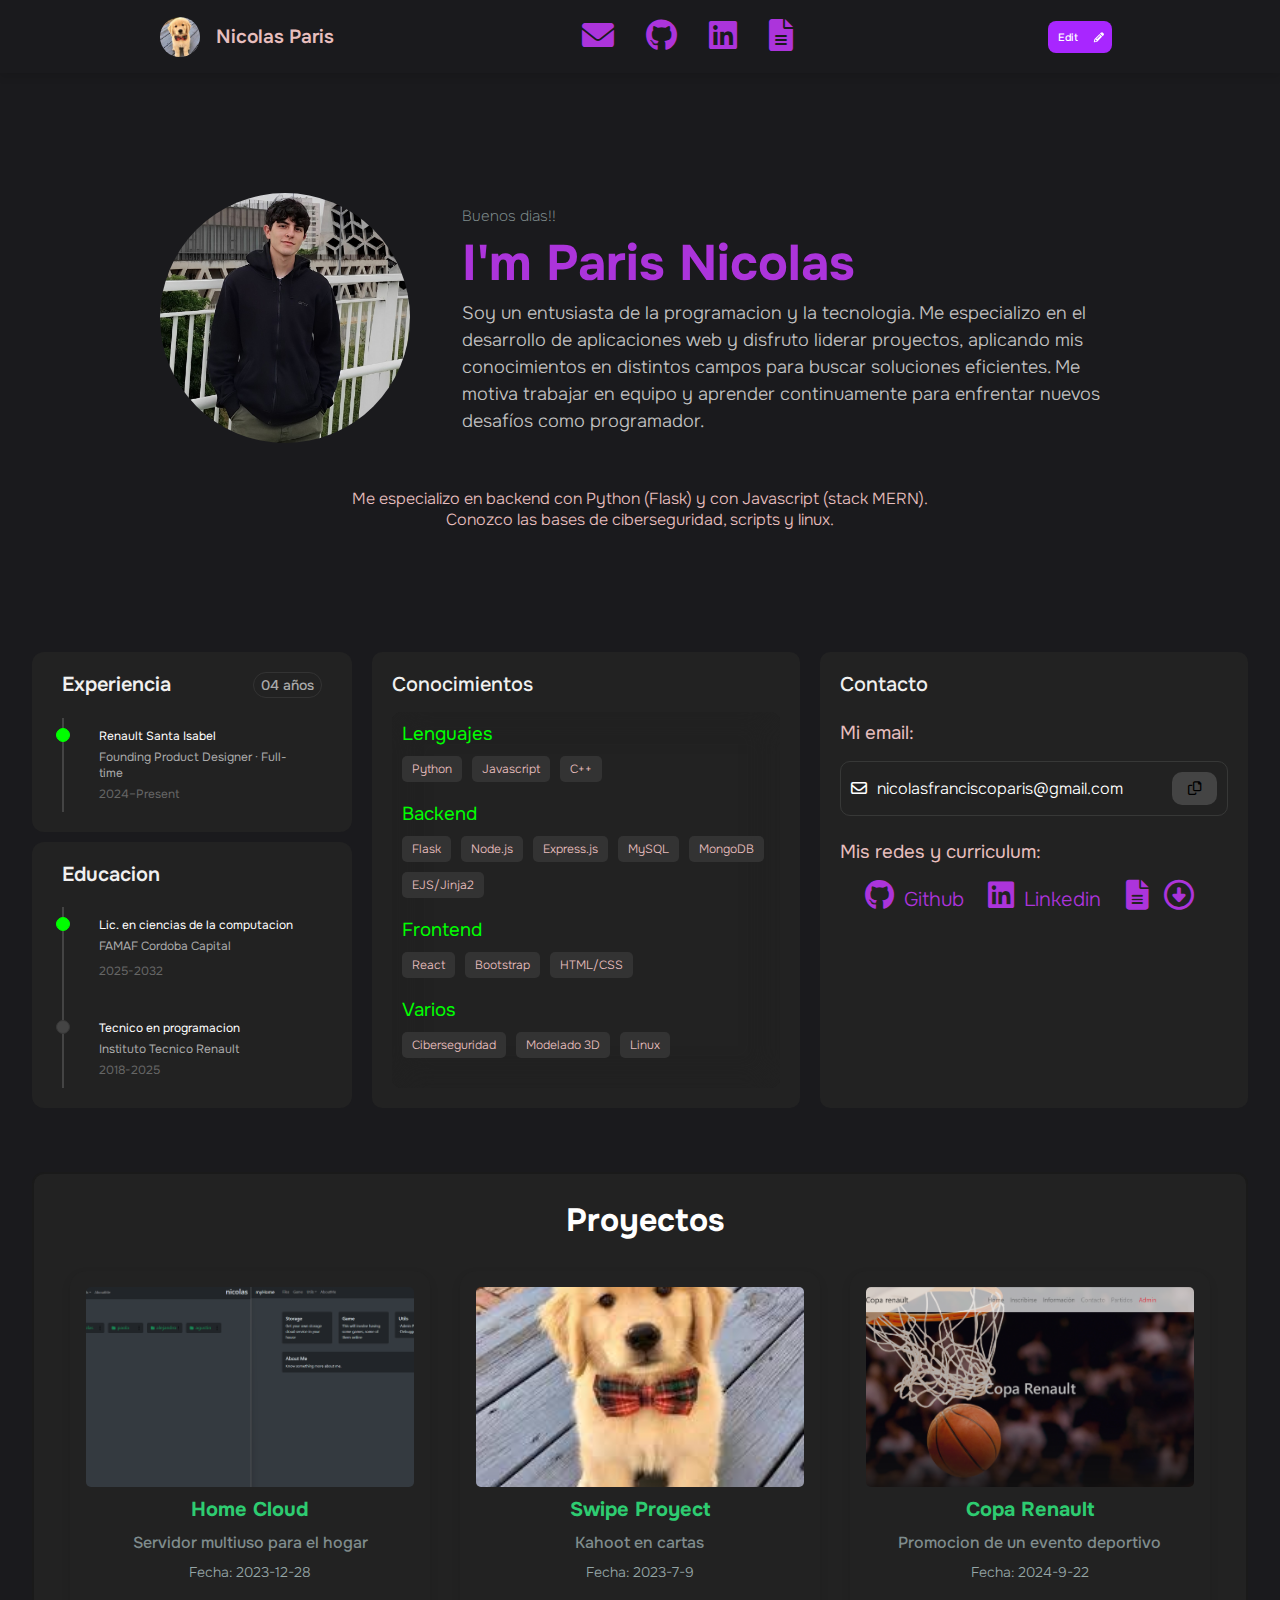
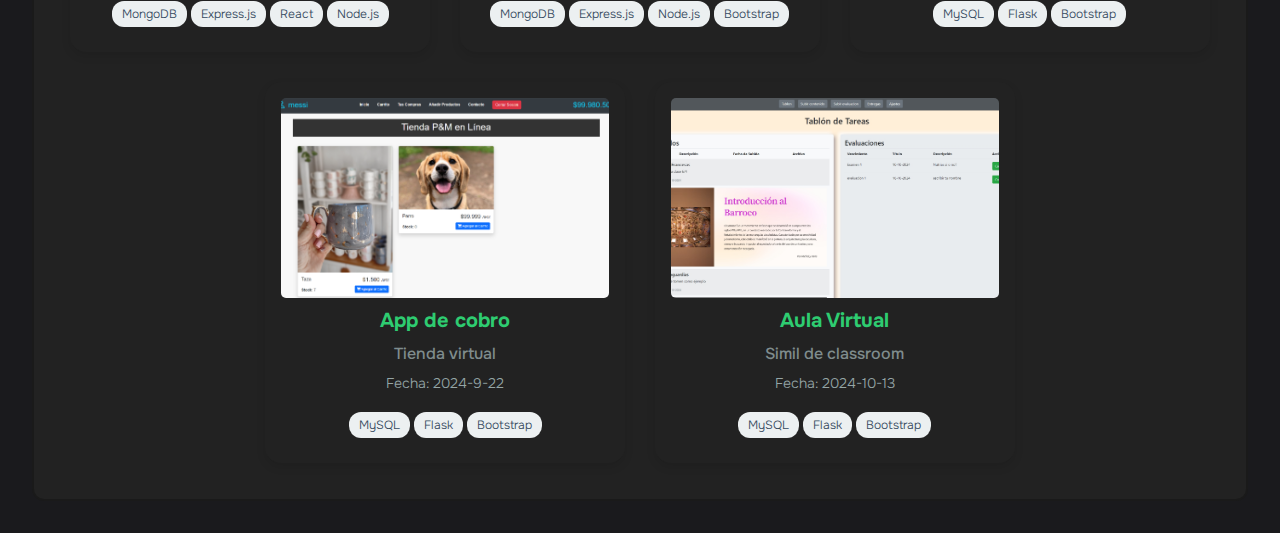
<file: simplePage/index.html>
<!DOCTYPE html>
<html lang="en">
<head>
    <meta charset="UTF-8">
    <meta name="viewport" content="width=device-width, initial-scale=1.0">
    <title>Paris Nicolas</title>
    <link rel="shortcut icon" href="static/favicon.ico" type="image/x-icon">
    <link rel="stylesheet" href="main.css">
    <link rel="stylesheet" href="https://cdnjs.cloudflare.com/ajax/libs/font-awesome/6.0.0-beta3/css/all.min.css">
    <link rel="preconnect" href="https://fonts.googleapis.com">
    <link rel="preconnect" href="https://fonts.gstatic.com" crossorigin>
    <link href="https://fonts.googleapis.com/css2?family=Onest:wght@100..900&display=swap" rel="stylesheet">
</head>
<body>

    <nav class="navbar">
        <div class="navbar-left">
            <img src="static/perro.jfif" alt="Logo" class="navbar-logo">
            <span class="username">Nicolas Paris</span>
        </div>
        <div class="navbar-center">
            <a href="mailto:nicolasfranciscoparis@gmail.com" target="_blank" class="icon"><i class="fas fa-envelope"></i></a>
            <a href="https://github.com/parisnicolas" target="_blank" class="icon"><i class="fab fa-github"></i></a>
            <a href="https://linkedin.com/in/parisnicolas" class="icon"><i class="fab fa-linkedin"></i></a>
            <a href="static/curriculum.pdf" target="_blank" class="icon"><i class="fas fa-file-alt"></i></a>
        </div>
        <div class="navbar-right">
          <button class="Btn">Edit 
            <svg class="svg" viewBox="0 0 512 512">
              <path d="M410.3 231l11.3-11.3-33.9-33.9-62.1-62.1L291.7 89.8l-11.3 11.3-22.6 22.6L58.6 322.9c-10.4 10.4-18 23.3-22.2 37.4L1 480.7c-2.5 8.4-.2 17.5 6.1 23.7s15.3 8.5 23.7 6.1l120.3-35.4c14.1-4.2 27-11.8 37.4-22.2L387.7 253.7 410.3 231zM160 399.4l-9.1 22.7c-4 3.1-8.5 5.4-13.3 6.9L59.4 452l23-78.1c1.4-4.9 3.8-9.4 6.9-13.3l22.7-9.1v32c0 8.8 7.2 16 16 16h32zM362.7 18.7L348.3 33.2 325.7 55.8 314.3 67.1l33.9 33.9 62.1 62.1 33.9 33.9 11.3-11.3 22.6-22.6 14.5-14.5c25-25 25-65.5 0-90.5L453.3 18.7c-25-25-65.5-25-90.5 0zm-47.4 168l-144 144c-6.2 6.2-16.4 6.2-22.6 0s-6.2-16.4 0-22.6l144-144c6.2-6.2 16.4-6.2 22.6 0s6.2 16.4 0 22.6z"></path></svg>
          </button>
        </div>
    </nav>

    <div class="presentation">
      <div class="profile-image">
        <img src="static/me_out.jpg" alt="Your Image">
      </div>
      <div class="presentation-text">
        <p class="greeting">Buenos dias!!</p>
        <h1 class="name">I'm Paris Nicolas</h1>
        <p class="description">
          Soy un entusiasta de la programacion y la tecnologia. Me especializo en el desarrollo de aplicaciones web y disfruto liderar proyectos, aplicando mis conocimientos en distintos campos para buscar soluciones eficientes. Me motiva trabajar en equipo y aprender continuamente para enfrentar nuevos desafíos como programador.
      </div>
    </div>
    <div class="explicacion">
      <p>Me especializo en backend con Python (Flask) y con Javascript (stack MERN).</p>
      <p>Conozco las bases de ciberseguridad, scripts y linux.</p>
    </div>  

    
    <div class="container">
      <div class="formacion">
        <div class="column experience">
          <h2>Experiencia <span class="years">04 años</span></h2>
          <ul class="timeline">
            <li class="timeline-item active">
              <h3>Renault Santa Isabel<h3>
              <p>Founding Product Designer · Full-time</p>
              <span>2024–Present</span>
            </li>
          </ul>
        </div>
        <div class="column experience">
          <h2>Educacion</h2>
          <ul class="timeline">
            <li class="timeline-item active">
              <h3>Lic. en ciencias de la computacion  </h3>
              <p>FAMAF Cordoba Capital</p>
              <span>2025-2032</span>
            </li>
            <li class="timeline-item">
              <h3>Tecnico en programacion<h3>
              <p>Instituto Tecnico Renault</p>
              <span>2018-2025</span>
            </li>
          </ul>
        </div>
      </div>
        <div class="column skills">
          <h2>Conocimientos</h2>
          <div class="flex">
            <div class="section">
              <h3>Lenguajes</h3>
              <div class="tags">
                <span>Python</span>
                <span>Javascript</span>
                <span>C++</span>  
              </div>
              <h3>Backend</h3>
              <div class="tags">
                <span>Flask</span>
                <span>Node.js</span>  
                <span>Express.js</span>
                <span>MySQL</span>
                <span>MongoDB</span>
                <span>EJS/Jinja2</span>
              </div>
              <h3>Frontend</h3>
              <div class="tags">
                <span>React</span>
                <span>Bootstrap</span>
                <span>HTML/CSS</span>
              </div>
              <h3>Varios</h3>
              <div class="tags">
                <span>Ciberseguridad</span>
                <span>Modelado 3D</span>
                <span>Linux</span>
              </div>
            </div>
          </div>
        </div>
        <div class="column connect">
          <h2>Contacto</h2>
          <h3>Mi email:</h3>
          <div class="email-container" onclick="copyToClipboard()">
            <span class="email-icon"><i class="fa-regular fa-envelope"></i></span>
            <span class="email-text">nicolasfranciscoparis@gmail.com</span>
            <button class="copy-button"><i class="fa-regular fa-copy"></i></button>
          </div>
          <h3>Mis redes y curriculum:</h3>
          <div class="links">
            <a href="https://github.com/parisnicolas" target="_blank"><i class="fab fa-github"></i><span>Github</span></a>
            <a href="https://linkedin.com/in/parisnicolas" target="_blank"><i class="fab fa-linkedin"></i><span>Linkedin</span></a>
              <a href="static/curriculum.pdf" target="_blank" class="curriculum">
                <i class="fas fa-file-alt"></i>
                <i class="fa-regular fa-circle-down"></i>
              </a>
          </div>
        </div>
      </div>

      <div class="proyectos">
          <h1>Proyectos</h1>
        <div class="cards">
          <div class="card" data-link="https://github.com/parisnicolas/myPage">
            <div class="img-proyect">
              <img src="static/homecloud.png" alt="Project Image">
            </div>
            <div class="card-content">
                <div class="card-title">Home Cloud</div>
                <div class="card-subtitle">Servidor multiuso para el hogar</div>
                <div class="card-date">Fecha: 2023-12-28</div>
                <div class="card-tecnologies">
                  <ul>
                    <li>MongoDB</li>
                    <li>Express.js</li>
                    <li>React</li>
                    <li>Node.js</li>
                  </ul>
                </div>
            </div>
          </div>
          <div class="card" data-link="https://github.com/parisnicolas/swipe_proyect">
            <div class="img-proyect">
              <img src="static/perro.jfif" alt="Project Image">
            </div>
            <div class="card-content">
                <div class="card-title">Swipe Proyect</div>
                <div class="card-subtitle">Kahoot en cartas</div>
                <div class="card-date">Fecha: 2023-7-9</div>
                <div class="card-tecnologies">
                  <ul>
                    <li>MongoDB</li>
                    <li>Express.js</li>
                    <li>Node.js</li>
                    <li>Bootstrap</li>
                  </ul>
                </div>
            </div>
        </div>
        <div class="card" data-link="https://github.com/ParisNicolas/CopaRenault">
          <div class="img-proyect">
            <img src="static/coparenault.png" alt="Project Image">
          </div>
          <div class="card-content">
              <div class="card-title">Copa Renault</div>
              <div class="card-subtitle">Promocion de un evento deportivo</div>
              <div class="card-date">Fecha: 2024-9-22</div>
              <div class="card-tecnologies">
                <ul>
                  <li>MySQL</li>
                  <li>Flask</li>
                  <li>Bootstrap</li>
                </ul>
              </div>
          </div>
      </div>
        <div class="card" data-link="https://github.com/pauljosuemichel/appCobro">
          <div class="img-proyect">
            <img src="static/appcobro.png" alt="Project Image">
          </div>
          <div class="card-content">
              <div class="card-title">App de cobro</div>
              <div class="card-subtitle">Tienda virtual</div>
              <div class="card-date">Fecha: 2024-9-22</div>
              <div class="card-tecnologies">
                <ul>
                  <li>MySQL</li>
                  <li>Flask</li>
                  <li>Bootstrap</li>
                </ul>
              </div>
          </div>
      </div>
      <div class="card" data-link="https://github.com/ParisNicolas/aula-virtual">
        <div class="img-proyect">
          <img src="static/aulavirtual.jpeg" alt="Project Image">
        </div>
        <div class="card-content">
            <div class="card-title">Aula Virtual</div>
            <div class="card-subtitle">Simil de classroom</div>
            <div class="card-date">Fecha: 2024-10-13</div>
            <div class="card-tecnologies">
              <ul>
                <li>MySQL</li>
                <li>Flask</li>
                <li>Bootstrap</li>
              </ul>
            </div>
        </div>
    </div>
    </div>
    <script>
      // Selecciona todas las cartas
      const cards = document.querySelectorAll('.card');

      // Agrega un Event Listener a cada carta
      cards.forEach(card => {
        card.addEventListener('click', () => {
          const link = card.getAttribute('data-link'); // Obtiene el enlace desde el atributo data-link
          if (link) {
            window.open(link, '_blank'); // Abre el enlace en una nueva pestaña/ventana
          }
        });
      });

      function copyToClipboard() {
        var copyText = document.querySelector(".email-text");
        navigator.clipboard.writeText(copyText.textContent);
        alert("Email copied to clipboard");
      }
      </script>
</body>
</html>
</file>
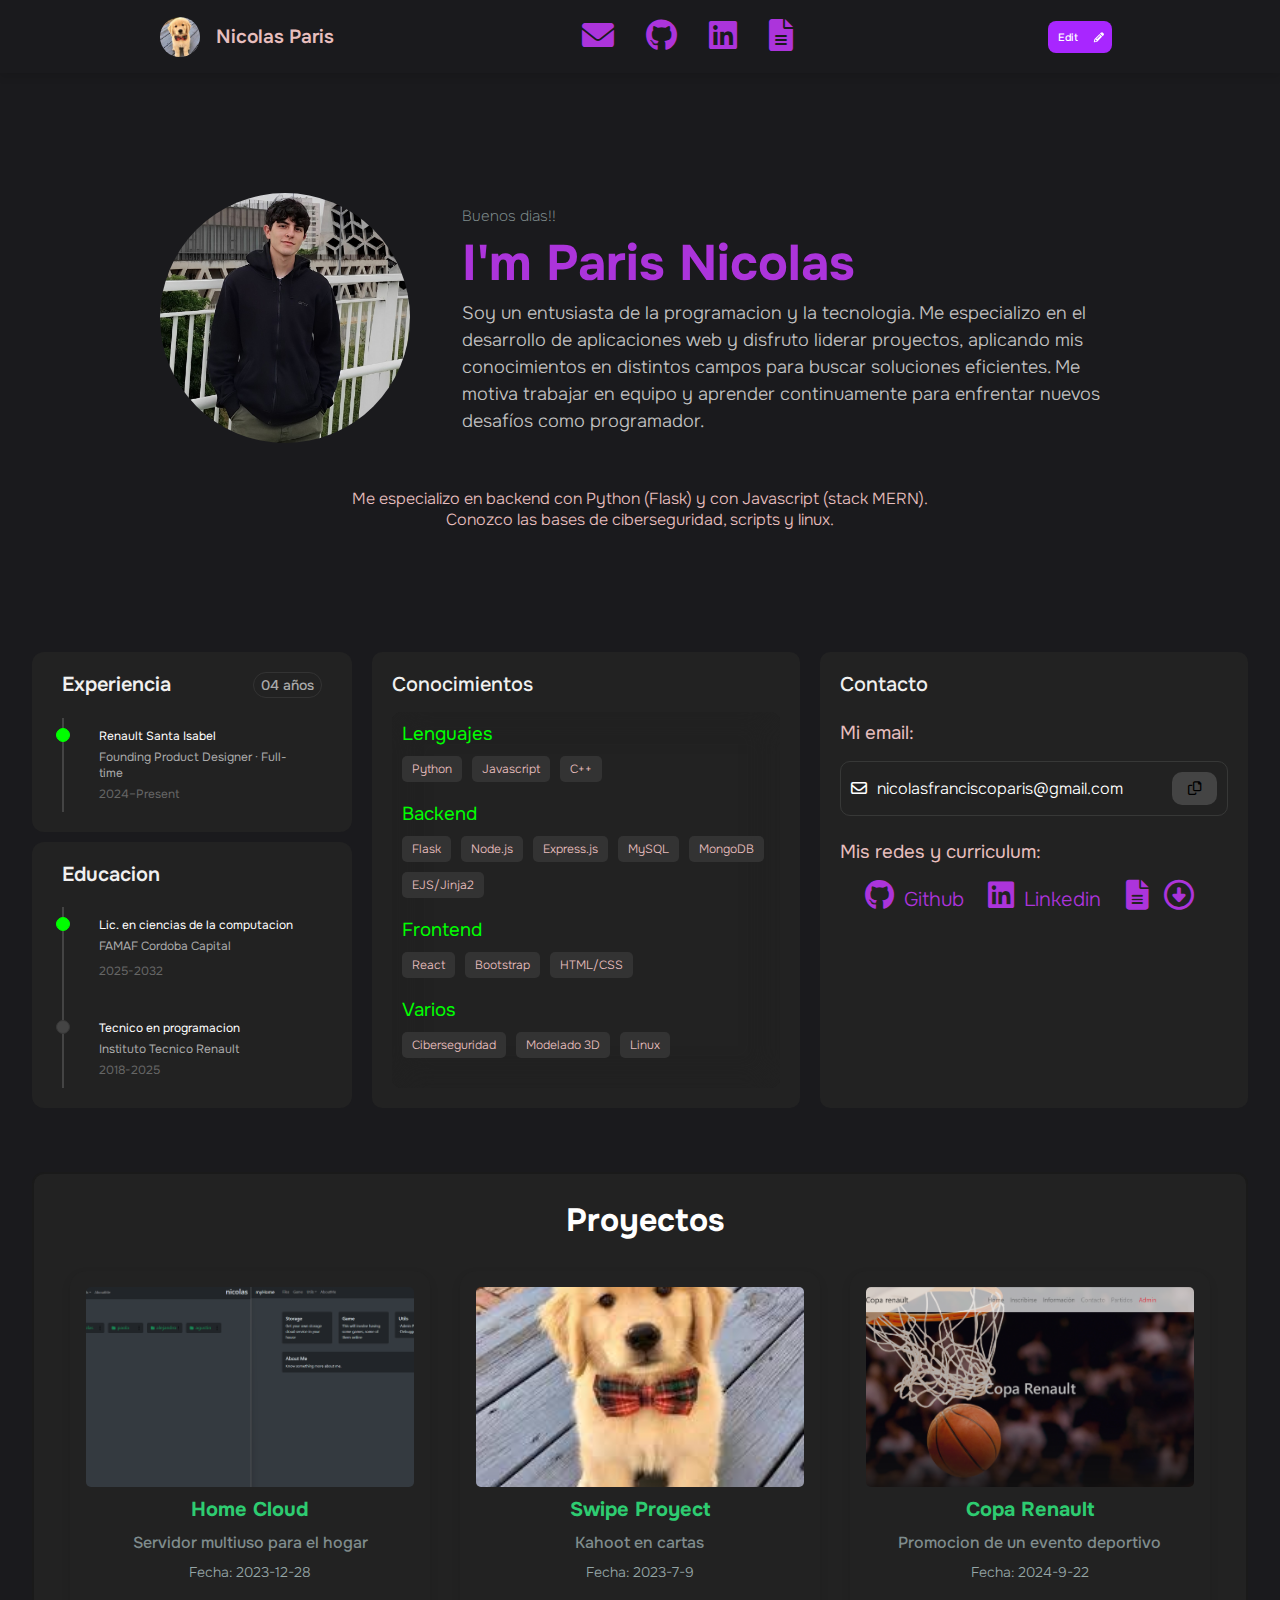
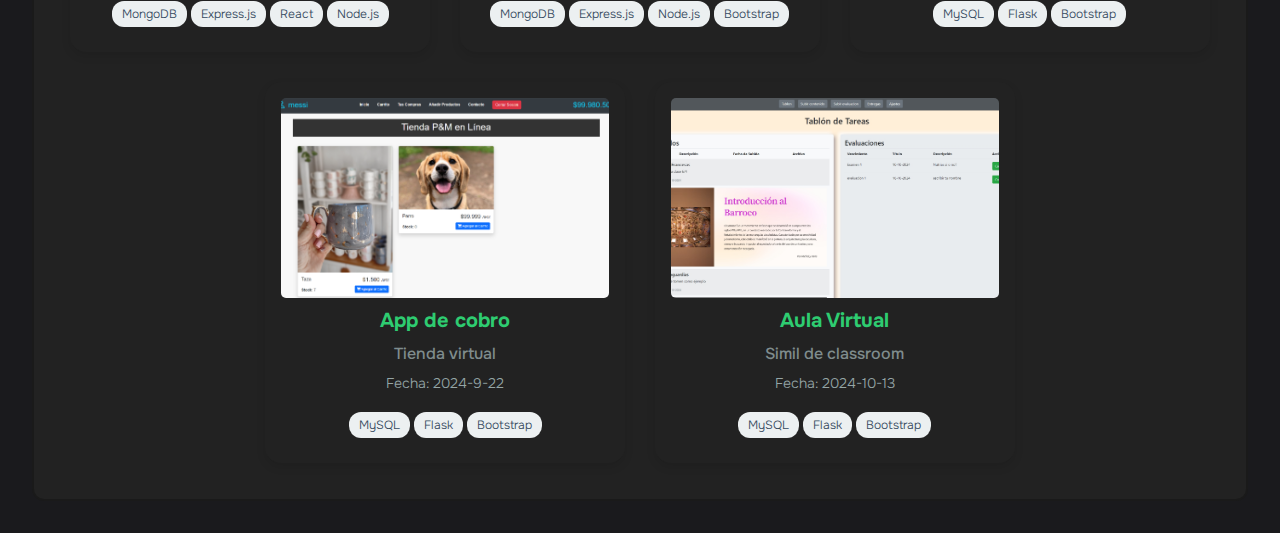
<file: app/templates/todo.html>
<!DOCTYPE html>
<html lang="en">
<head>
    <meta charset="UTF-8">
    <meta name="viewport" content="width=device-width, initial-scale=1.0">
    <title>Paris Nicolas</title>
    <link rel="shortcut icon" href="./favicon.ico" type="image/x-icon">
    <link rel="stylesheet" href="a.css">
    <link rel="stylesheet" href="https://cdnjs.cloudflare.com/ajax/libs/font-awesome/6.0.0-beta3/css/all.min.css">
    <link rel="preconnect" href="https://fonts.googleapis.com">
    <link rel="preconnect" href="https://fonts.gstatic.com" crossorigin>
    <link href="https://fonts.googleapis.com/css2?family=Onest:wght@100..900&display=swap" rel="stylesheet">
</head>
<body>

    <nav class="navbar">
        <div class="navbar-left">
            <img src="perro.jfif" alt="Logo" class="navbar-logo">
            <span class="username">Nicolas Paris</span>
        </div>
        <div class="navbar-center">
            <a href="mailto:nicolasfranciscoparis@gmail.com" target="_blank" class="icon"><i class="fas fa-envelope"></i></a>
            <a href="https://github.com/parisnicolas" target="_blank" class="icon"><i class="fab fa-github"></i></a>
            <a href="https://linkedin.com/in/parisnicolas" class="icon"><i class="fab fa-linkedin"></i></a>
            <a href="curriculum.pdf" target="_blank" class="icon"><i class="fas fa-file-alt"></i></a>
        </div>
        <div class="navbar-right">
          <button class="Btn">Edit 
            <svg class="svg" viewBox="0 0 512 512">
              <path d="M410.3 231l11.3-11.3-33.9-33.9-62.1-62.1L291.7 89.8l-11.3 11.3-22.6 22.6L58.6 322.9c-10.4 10.4-18 23.3-22.2 37.4L1 480.7c-2.5 8.4-.2 17.5 6.1 23.7s15.3 8.5 23.7 6.1l120.3-35.4c14.1-4.2 27-11.8 37.4-22.2L387.7 253.7 410.3 231zM160 399.4l-9.1 22.7c-4 3.1-8.5 5.4-13.3 6.9L59.4 452l23-78.1c1.4-4.9 3.8-9.4 6.9-13.3l22.7-9.1v32c0 8.8 7.2 16 16 16h32zM362.7 18.7L348.3 33.2 325.7 55.8 314.3 67.1l33.9 33.9 62.1 62.1 33.9 33.9 11.3-11.3 22.6-22.6 14.5-14.5c25-25 25-65.5 0-90.5L453.3 18.7c-25-25-65.5-25-90.5 0zm-47.4 168l-144 144c-6.2 6.2-16.4 6.2-22.6 0s-6.2-16.4 0-22.6l144-144c6.2-6.2 16.4-6.2 22.6 0s6.2 16.4 0 22.6z"></path></svg>
          </button>
        </div>
    </nav>

    <div class="presentation">
      <div class="profile-image">
        <img src="me_out.jpg" alt="Your Image">
      </div>
      <div class="presentation-text">
        <p class="greeting">Buenos dias!!</p>
        <h1 class="name">I'm Paris Nicolas</h1>
        <p class="description">
          Soy un entusiasta de la programacion y la tecnologia. Me especializo en el desarrollo de aplicaciones web y disfruto liderar proyectos, aplicando mis conocimientos en distintos campos para buscar soluciones eficientes. Me motiva trabajar en equipo y aprender continuamente para enfrentar nuevos desafíos como programador.
      </div>
    </div>
    <div class="explicacion">
      <p>Me especializo en backend con Python (Flask) y con Javascript (stack MERN).</p>
      <p>Conozco las bases de ciberseguridad, scripts y linux.</p>
    </div>  

    
    <div class="container">
      <div class="formacion">
        <div class="column experience">
          <h2>Experiencia <span class="years">04 años</span></h2>
          <ul class="timeline">
            <li class="timeline-item active">
              <h3>Renault Santa Isabel<h3>
              <p>Founding Product Designer · Full-time</p>
              <span>2024–Present</span>
            </li>
          </ul>
        </div>
        <div class="column experience">
          <h2>Educacion</h2>
          <ul class="timeline">
            <li class="timeline-item active">
              <h3>Lic. en ciencias de la computacion  </h3>
              <p>FAMAF Cordoba Capital</p>
              <span>2025-2032</span>
            </li>
            <li class="timeline-item">
              <h3>Tecnico en programacion<h3>
              <p>Instituto Tecnico Renault</p>
              <span>2018-2025</span>
            </li>
          </ul>
        </div>
      </div>
        <div class="column skills">
          <h2>Conocimientos</h2>
          <div class="flex">
            <div class="section">
              <h3>Lenguajes</h3>
              <div class="tags">
                <span>Python</span>
                <span>Javascript</span>
                <span>C++</span>  
              </div>
              <h3>Backend</h3>
              <div class="tags">
                <span>Flask</span>
                <span>Node.js</span>  
                <span>Express.js</span>
                <span>MySQL</span>
                <span>MongoDB</span>
                <span>EJS/Jinja2</span>
              </div>
              <h3>Frontend</h3>
              <div class="tags">
                <span>React</span>
                <span>Bootstrap</span>
                <span>HTML/CSS</span>
              </div>
              <h3>Varios</h3>
              <div class="tags">
                <span>Ciberseguridad</span>
                <span>Modelado 3D</span>
                <span>Linux</span>
              </div>
            </div>
          </div>
        </div>
        <div class="column connect">
          <h2>Contacto</h2>
          <h3>Mi email:</h3>
          <div class="email-container" onclick="copyToClipboard()">
            <span class="email-icon"><i class="fa-regular fa-envelope"></i></span>
            <span class="email-text">nicolasfranciscoparis@gmail.com</span>
            <button class="copy-button"><i class="fa-regular fa-copy"></i></button>
          </div>
          <h3>Mis redes y curriculum:</h3>
          <div class="links">
            <a href="https://github.com/parisnicolas" target="_blank"><i class="fab fa-github"></i><span>Github</span></a>
            <a href="https://linkedin.com/in/parisnicolas" target="_blank"><i class="fab fa-linkedin"></i><span>Linkedin</span></a>
              <a href="curriculum.pdf" target="_blank" class="curriculum">
                <i class="fas fa-file-alt"></i>
                <i class="fa-regular fa-circle-down"></i>
              </a>
          </div>
        </div>
      </div>

      <div class="proyectos">
          <h1>Proyectos</h1>
        <div class="cards">
          <div class="card" data-link="https://github.com/parisnicolas/myPage">
            <div class="img-proyect">
              <img src="homecloud.png" alt="Project Image">
            </div>
            <div class="card-content">
                <div class="card-title">Home Cloud</div>
                <div class="card-subtitle">Servidor multiuso para el hogar</div>
                <div class="card-date">Fecha: 2023-12-28</div>
                <div class="card-tecnologies">
                  <ul>
                    <li>MongoDB</li>
                    <li>Express.js</li>
                    <li>React</li>
                    <li>Node.js</li>
                  </ul>
                </div>
            </div>
          </div>
          <div class="card" data-link="https://github.com/parisnicolas/swipe_proyect">
            <div class="img-proyect">
              <img src="perro.jfif" alt="Project Image">
            </div>
            <div class="card-content">
                <div class="card-title">Swipe Proyect</div>
                <div class="card-subtitle">Kahoot en cartas</div>
                <div class="card-date">Fecha: 2023-7-9</div>
                <div class="card-tecnologies">
                  <ul>
                    <li>MongoDB</li>
                    <li>Express.js</li>
                    <li>Node.js</li>
                    <li>Bootstrap</li>
                  </ul>
                </div>
            </div>
        </div>
        <div class="card" data-link="https://github.com/ParisNicolas/CopaRenault">
          <div class="img-proyect">
            <img src="coparenault.png" alt="Project Image">
          </div>
          <div class="card-content">
              <div class="card-title">Copa Renault</div>
              <div class="card-subtitle">Promocion de un evento deportivo</div>
              <div class="card-date">Fecha: 2024-9-22</div>
              <div class="card-tecnologies">
                <ul>
                  <li>MySQL</li>
                  <li>Flask</li>
                  <li>Bootstrap</li>
                </ul>
              </div>
          </div>
      </div>
        <div class="card" data-link="https://github.com/pauljosuemichel/appCobro">
          <div class="img-proyect">
            <img src="appcobro.png" alt="Project Image">
          </div>
          <div class="card-content">
              <div class="card-title">App de cobro</div>
              <div class="card-subtitle">Tienda virtual</div>
              <div class="card-date">Fecha: 2024-9-22</div>
              <div class="card-tecnologies">
                <ul>
                  <li>MySQL</li>
                  <li>Flask</li>
                  <li>Bootstrap</li>
                </ul>
              </div>
          </div>
      </div>
      <div class="card" data-link="https://github.com/ParisNicolas/aula-virtual">
        <div class="img-proyect">
          <img src="aulavirtual.jpeg" alt="Project Image">
        </div>
        <div class="card-content">
            <div class="card-title">Aula Virtual</div>
            <div class="card-subtitle">Simil de classroom</div>
            <div class="card-date">Fecha: 2024-10-13</div>
            <div class="card-tecnologies">
              <ul>
                <li>MySQL</li>
                <li>Flask</li>
                <li>Bootstrap</li>
              </ul>
            </div>
        </div>
    </div>
    </div>
    <script>
      // Selecciona todas las cartas
      const cards = document.querySelectorAll('.card');

      // Agrega un Event Listener a cada carta
      cards.forEach(card => {
        card.addEventListener('click', () => {
          const link = card.getAttribute('data-link'); // Obtiene el enlace desde el atributo data-link
          if (link) {
            window.open(link, '_blank'); // Abre el enlace en una nueva pestaña/ventana
          }
        });
      });

      function copyToClipboard() {
        var copyText = document.querySelector(".email-text");
        navigator.clipboard.writeText(copyText.textContent);
        alert("Email copied to clipboard");
      }
      </script>
</body>
</html>
</file>
<file: simplePage/main.css>
/* Variables y estilos básicos */
:root {
    --color-fondo: #1A1A1D;

    --color-texto: #e7bebe;
    --color-primario: #ac34db;

    --color-boton: #2ecc71;
    --color-boton-hover: #27ae60;

    --tamaño-logo: 40px;
    --tamaño-links: 2rem;
    --espacio: 1rem;
}

* {
    margin: 0;
    padding: 0;
    box-sizing: border-box;

    font-family: "Onest", sans-serif;
    font-optical-sizing: auto;
    font-weight: 300;
    font-style: normal;
}

body {
    font-family: Arial, sans-serif;
    background-color: var(--color-fondo);
    color: var(--color-texto);
}

.navbar {
    display: flex;
    align-items: center;
    justify-content: space-between;
    padding: var(--espacio) 10rem;
    background-color: var(--color-fondo);
    box-shadow: 0px 4px 8px rgba(0, 0, 0, 0.1);
}

.navbar-left, .navbar-center, .navbar-right {
    display: flex;
    align-items: center;
}

.navbar-logo {
    width: var(--tamaño-logo);
    height: var(--tamaño-logo);
    border-radius: 50%;
    margin-right: var(--espacio);
}

.username {
    font-size: 1.2rem;
    font-weight: 600;
    color: var(--color-texto);
}

.icon {
    color: var(--color-primario);
    padding-left: 1rem;
    padding-right: 1rem;
    font-size: var(--tamaño-links);
    text-decoration: none;
}

.icon:hover {
    color: darken(var(--color-primario), 10%);
}

/* From Uiverse.io by vinodjangid07 */ 
.Btn {
  position: relative;
  display: flex;
  align-items: center;
  justify-content: flex-start;
  width: 80px;
  height: 40px;
  border: none;
  padding: 0px 13px;
  background-color: rgb(168, 38, 255);
  color: white;
  font-weight: 500;
  cursor: pointer;
  border-radius: 10px;
  transition-duration: .3s;
  scale: 0.8;
}

.svg {
  width: 13px;
  position: absolute;
  right: 0;
  margin-right: 10px;
  fill: white;
  transition-duration: .3s;
}

.Btn:hover {
  color: transparent;
}

.Btn:hover svg {
  right: 43%;
  margin: 0;
  padding: 0;
  border: none;
  transition-duration: .3s;
}

.Btn:active {
  transform: scale(1.1);
  transition-duration: .3s;
}


/* Media Query para pantallas pequeñas */
@media (max-width: 768px) {
    .navbar {
        padding:2rem;
    }

    .navbar-right {
        display: none; /* Oculta los iconos de contacto */
    }

    .username {
        display: none; /* Oculta los iconos de contacto */
    }

    .login-button {
        font-size: 0.9rem; /* Ajusta el tamaño del botón */
        padding: 0.4rem 0.8rem;
    }
}

.container {
  margin-top: 10vh;
  padding: 2rem;
  display: flex;
  flex-wrap: wrap;
  gap: 20px;
  justify-content: space-between;
}

.column {
  flex: 1;
  background-color: #222;
  padding: 20px;
  border-radius: 10px;
  min-width: 20rem;
  transition: all 0.3s ease-out;
}

.column:hover{
  box-shadow: 0 4px 10px rgba(0, 0, 0, 0.5);
  background-color: #252525;
  scale: 1.01;
}

h2 {
  font-weight: 500;
  font-size: 20px;
  margin-bottom: 15px;
  color: #f0f0f0;
}

h2 span {
  font-size: 14px;
  color: #888;
  margin-left: 10px;
  padding: 0.2em 0.5em;
  border-radius: 2em;
  border: 1px solid #333;
}

ul {
  list-style: none;
}

ul li {
  margin-bottom: 15px;
}

ul li h3 {
  font-size: 18px;
  color: #fff;
}

ul li p {
  font-size: 14px;
  color: #bbb;
}

ul li span {
  font-size: 12px;
  color: #666;
}


.icons {
  display: flex;
  gap: 10px;
}

.icons img {
  width: 32px;
  height: 32px;
}

.connect ul {
  list-style: none;
  margin-bottom: 20px;
}

.connect ul li {
  margin-bottom: 10px;
  font-size: 14px;
  color: #fff;
}

.contact {
  font-size: 14px;
  color: #bbb;
}

.contact a {
  color: #fff;
  text-decoration: none;
  margin-top: 5px;
  display: inline-block;
}



.experience {
  background-color: #222;
  padding: 20px 30px;
  border-radius: 12px;
  width: 300px;
}

.experience h2 {
  font-weight: 600;
  margin-bottom: 20px;
  display: flex;
  justify-content: space-between;
  align-items: center;
}

.experience .years {
  font-weight: 500;
  color: #aaa;
}

.timeline {
  list-style: none;
  padding: 0;
  margin: 0;
  border-left: 2px solid #444;
}

.timeline-item {
  position: relative;
  padding: 10px 15px;
  margin-left: 20px;
  margin-bottom: 20px;
  transition: all 0.2s ease-out;
}


.timeline-item:last-child {
  margin-bottom: 0;
}

.timeline-item::before {
  content: '';
  position: absolute;
  left: -28px;
  top: 10px;
  width: 12px;
  height: 12px;
  background-color: #444;
  border-radius: 50%;
  border: 1px solid #373737;
}

.timeline-item.active::before {
  background-color: #00ff00;
  border-color: #00ff00;
}


.timeline-item:hover{
  transform: scale(1.01);
}


.timeline-item h3 {
  font-size: 12px;
  font-weight: 400;
  margin: 0;
}

.timeline-item p {
  font-size: 12px;
  font-weight: 400;
  margin: 5px 0;
  color: #aaa;
}

.timeline-item span {
  font-weight: 400;
  font-size: 12px;
  color: #666;
}


.formacion{
  display: flex;
  flex-direction: column;
  flex-wrap: wrap;
  gap: 10px;
  max-height: 40rem;
}

@media (max-width: 768px) {
  .formacion{
    flex-direction: row;
  }
  
}


.skills .flex{
  display: flex;
}

.section{
  border-radius: 10px;
  padding: 10px;
  transition: all 0.3s ease-out;
  background: #222;
  box-shadow: inset 5px 5px 31px #212121,
            inset -5px -5px 31px #232323;
}


.section h3{
  font-weight: 400;
  color: #00ff00;
  margin-bottom: 10px;
}

.tags {
  display: flex;
  flex-wrap: wrap;
  gap: 10px;
  margin-bottom: 20px;
}

.tags span {
  background-color: #333;
  padding: 5px 10px;
  border-radius: 5px;
  font-size: 12px;
}

.email-container {
  display: flex;
  align-items: center;
  justify-content: center;
  padding: 10px;
  border-radius: 10px;
  border: 1px solid #3f413fba;
  color: white;
  font-size: 16px;
  cursor: pointer;
}

.email-container {
  display: flex;
  align-items: center;
  justify-content: center;
  padding: 10px;
  border-radius: 10px;
  border: 1px solid #3f413fba;
  color: white;
  font-size: 16px;
  cursor: pointer;
  transition: all 0.2s ease-in;
}

.email-container:hover {
  transform: scale(0.99);
}

.email-container:hover .email-text {
  transform: translate(5px);
}

.email-container .email-icon {
  margin-right: 10px;
}

.email-container .email-text {
  flex-grow: 1;
  transition: all 0.2s ease-in;
}

.email-container .copy-button {
  padding: 8px 16px;
  border-radius: 10px;
  background-color: #444;
  border: none;
  cursor: pointer;
}


.links{
  display: flex;
  flex-wrap: nowrap;
  justify-content: space-evenly;
  align-items: center;
}


.links a{
  font-size: 20px;
  vertical-align:middle;
  color: var(--color-primario);
}
.links a i{
  font-size: 30px;
  margin-right: 10px;
}

.links a:hover{
  cursor: pointer;
  transform: scale(1.1);
} 

.connect h3{  
  font-weight: 400;
  margin-top: 1.5rem;
  margin-bottom: 1rem;
}

@media (max-width: 768px) {
  .copy-button {
    display: none;
  }
}





/* PROYECTOS */

h1 {
  font-weight: 700;
}

.proyectos {
  background-color: #222;
  margin: 2rem auto; /* Centra el contenedor horizontalmente */
  padding: 1rem;
  border-radius: 12px;
  border: 2px solid #1a1a1a;
  max-width: 95%; /* Ajusta el ancho máximo para dispositivos pequeños */
  box-sizing: border-box;
}

.proyectos h1 {
  margin-left: 10px;
  padding: 10px;
  color: #fff; /* Color del texto */
  text-align: center; /* Centra el título */
}

.cards {
  display: flex;
  flex-wrap: wrap; /* Permite que las tarjetas salten a nuevas filas */
  gap: 30px;
  max-width: 1200px;
  padding: 20px;
  justify-content: center; /* Alinea tarjetas horizontalmente */
  margin: 0 auto; /* Centra el contenedor de las tarjetas */
}

.card {
  flex: 1 1 calc(33.333% - 20px); /* Ocupa 1/3 del ancho disponible */
  max-width: calc(33.333% - 20px); /* Limita el tamaño máximo a 1/3 */
  min-width: 280px; /* Define un ancho mínimo para evitar tarjetas muy pequeñas */
  background-color: #222;
  border-radius: 16px;
  box-shadow: 0 4px 10px rgba(0, 0, 0, 0.1);
  overflow: hidden;
  transition: transform 0.3s ease, box-shadow 0.3s ease;
}

.card:hover {
  transform: translateY(-10px);
  box-shadow: 0 8px 20px rgba(0, 0, 0, 0.2);
}

.img-proyect {
  padding: 1rem;
  padding-bottom: 0;
}

.card img {
  width: 100%;
  height: 200px;
  object-fit: cover;
  border-radius: 5px;
}

.card-content {
  padding: 20px;
  padding-top: 5px;
}

.card-title {
  font-size: 20px;
  font-weight: bold;
  color: var(--color-boton);
  margin-bottom: 10px;
  text-align: center; /* Centra el título */
}

.card-subtitle {
  font-weight: 500;
  font-size: 16px;
  color: #7f8c8d;
  margin-bottom: 10px;
  text-align: center;
}

.card-date {
  font-size: 14px;
  color: #95a5a6;
  margin-bottom: 15px;
  text-align: center;
}

.card-tecnologies ul {
  list-style: none;
  padding: 0;
  margin: 0;
  display: flex; /* Muestra las tecnologías en fila */
  flex-wrap: wrap; /* Permite que las etiquetas salten a nuevas filas */
  justify-content: center; /* Centra las tecnologías */
}

.card-tecnologies li {
  font-size: 12px;
  background-color: #ecf0f1;
  padding: 5px 10px;
  border-radius: 12px;
  margin: 5px 2px;
  color: #34495e;
}


/* Media Queries para diseño responsivo */

/* Pantallas medianas (tablets) */
@media (max-width: 768px) {
  .card {
    flex: 1 1 calc(50% - 20px); /* Cambia a 2 columnas */
    max-width: calc(50% - 20px);
  }
}

/* Pantallas pequeñas (móviles) */
@media (max-width: 480px) {
  .card {
    flex: 1 1 100%; /* Cada tarjeta ocupa el 100% del ancho */
    max-width: 100%;
  }

  .proyectos {
    margin: 1rem auto;
    padding: 1rem;
  }

  .cards {
    gap: 15px; /* Reduce el espacio entre tarjetas */
  }

  .card img {
    height: 150px; /* Reduce el tamaño de la imagen para móviles */
  }
}


.presentation {
  display: flex;
  align-items: center;
  padding: 20px;
  margin: 20px auto;
  margin-top: 100px;
  max-width: 1000px; /* Limita el ancho máximo */
  border-radius: 12px;
  gap: 20px; /* Espaciado entre imagen y texto */
  box-sizing: border-box;
}

.profile-image {
  flex-shrink: 0; /* Evita que la imagen se reduzca */
}

.profile-image img {
  width: 250px; /* Tamaño de la imagen */
  height: 250px;
  border-radius: 50%; /* Hace la imagen circular */
  object-fit: cover; /* Ajusta la imagen sin distorsionarla */
}

.presentation-text {
  margin-left: 2rem;
  flex: 1; /* Permite que el texto ocupe el espacio restante */
}

.greeting {
  font-size: 15px;
  font-weight: 200;
  color: #7f8c8d; /* Gris claro */
  margin: 0;
}

.name {
  font-size: 50px;
  font-weight: bold;
  color: var(--color-primario); /* Texto oscuro */
  margin: 5px 0;
}

.description {
  font-size: 18px;
  color: #c2c2c2; /* Gris medio */
  line-height: 1.5; /* Mejora la legibilidad del texto */
  margin: 0;
}

/* Media Queries para dispositivos móviles */
@media (max-width: 700px) {
  .presentation {
    margin-top: 20px;
    flex-direction: column; /* Cambia a diseño vertical */
    align-items: center;
    text-align: center; /* Centra el texto */
  }

  .name{
    font-size: 30px;
  }

  .description{
    font-size: 15px;
  }

  .presentation-text{
    margin: 0 auto;
  }

  .profile-image img {
    width: 200px; /* Reduce el tamaño de la imagen */
    height: 200px;
  }

}

.explicacion{
  display: flex;
  flex-direction: column;
  justify-content: center;
  text-align: center;
}


a {
  text-decoration: none;
}
</file>
<file: app/templates/a.css>
/* Variables y estilos básicos */
:root {
    --color-fondo: #1A1A1D;

    --color-texto: #e7bebe;
    --color-primario: #ac34db;

    --color-boton: #2ecc71;
    --color-boton-hover: #27ae60;

    --tamaño-logo: 40px;
    --tamaño-links: 2rem;
    --espacio: 1rem;
}

* {
    margin: 0;
    padding: 0;
    box-sizing: border-box;

    font-family: "Onest", sans-serif;
    font-optical-sizing: auto;
    font-weight: 300;
    font-style: normal;
}

body {
    font-family: Arial, sans-serif;
    background-color: var(--color-fondo);
    color: var(--color-texto);
}

.navbar {
    display: flex;
    align-items: center;
    justify-content: space-between;
    padding: var(--espacio) 10rem;
    background-color: var(--color-fondo);
    box-shadow: 0px 4px 8px rgba(0, 0, 0, 0.1);
}

.navbar-left, .navbar-center, .navbar-right {
    display: flex;
    align-items: center;
}

.navbar-logo {
    width: var(--tamaño-logo);
    height: var(--tamaño-logo);
    border-radius: 50%;
    margin-right: var(--espacio);
}

.username {
    font-size: 1.2rem;
    font-weight: 600;
    color: var(--color-texto);
}

.icon {
    color: var(--color-primario);
    padding-left: 1rem;
    padding-right: 1rem;
    font-size: var(--tamaño-links);
    text-decoration: none;
}

.icon:hover {
    color: darken(var(--color-primario), 10%);
}

/* From Uiverse.io by vinodjangid07 */ 
.Btn {
  position: relative;
  display: flex;
  align-items: center;
  justify-content: flex-start;
  width: 80px;
  height: 40px;
  border: none;
  padding: 0px 13px;
  background-color: rgb(168, 38, 255);
  color: white;
  font-weight: 500;
  cursor: pointer;
  border-radius: 10px;
  transition-duration: .3s;
  scale: 0.8;
}

.svg {
  width: 13px;
  position: absolute;
  right: 0;
  margin-right: 10px;
  fill: white;
  transition-duration: .3s;
}

.Btn:hover {
  color: transparent;
}

.Btn:hover svg {
  right: 43%;
  margin: 0;
  padding: 0;
  border: none;
  transition-duration: .3s;
}

.Btn:active {
  transform: scale(1.1);
  transition-duration: .3s;
}


/* Media Query para pantallas pequeñas */
@media (max-width: 768px) {
    .navbar {
        padding:2rem;
    }

    .navbar-right {
        display: none; /* Oculta los iconos de contacto */
    }

    .username {
        display: none; /* Oculta los iconos de contacto */
    }

    .login-button {
        font-size: 0.9rem; /* Ajusta el tamaño del botón */
        padding: 0.4rem 0.8rem;
    }
}

.container {
  margin-top: 10vh;
  padding: 2rem;
  display: flex;
  flex-wrap: wrap;
  gap: 20px;
  justify-content: space-between;
}

.column {
  flex: 1;
  background-color: #222;
  padding: 20px;
  border-radius: 10px;
  min-width: 20rem;
  transition: all 0.3s ease-out;
}

.column:hover{
  box-shadow: 0 4px 10px rgba(0, 0, 0, 0.5);
  background-color: #252525;
  scale: 1.01;
}

h2 {
  font-weight: 500;
  font-size: 20px;
  margin-bottom: 15px;
  color: #f0f0f0;
}

h2 span {
  font-size: 14px;
  color: #888;
  margin-left: 10px;
  padding: 0.2em 0.5em;
  border-radius: 2em;
  border: 1px solid #333;
}

ul {
  list-style: none;
}

ul li {
  margin-bottom: 15px;
}

ul li h3 {
  font-size: 18px;
  color: #fff;
}

ul li p {
  font-size: 14px;
  color: #bbb;
}

ul li span {
  font-size: 12px;
  color: #666;
}


.icons {
  display: flex;
  gap: 10px;
}

.icons img {
  width: 32px;
  height: 32px;
}

.connect ul {
  list-style: none;
  margin-bottom: 20px;
}

.connect ul li {
  margin-bottom: 10px;
  font-size: 14px;
  color: #fff;
}

.contact {
  font-size: 14px;
  color: #bbb;
}

.contact a {
  color: #fff;
  text-decoration: none;
  margin-top: 5px;
  display: inline-block;
}



.experience {
  background-color: #222;
  padding: 20px 30px;
  border-radius: 12px;
  width: 300px;
}

.experience h2 {
  font-weight: 600;
  margin-bottom: 20px;
  display: flex;
  justify-content: space-between;
  align-items: center;
}

.experience .years {
  font-weight: 500;
  color: #aaa;
}

.timeline {
  list-style: none;
  padding: 0;
  margin: 0;
  border-left: 2px solid #444;
}

.timeline-item {
  position: relative;
  padding: 10px 15px;
  margin-left: 20px;
  margin-bottom: 20px;
  transition: all 0.2s ease-out;
}


.timeline-item:last-child {
  margin-bottom: 0;
}

.timeline-item::before {
  content: '';
  position: absolute;
  left: -28px;
  top: 10px;
  width: 12px;
  height: 12px;
  background-color: #444;
  border-radius: 50%;
  border: 1px solid #373737;
}

.timeline-item.active::before {
  background-color: #00ff00;
  border-color: #00ff00;
}


.timeline-item:hover{
  transform: scale(1.01);
}


.timeline-item h3 {
  font-size: 12px;
  font-weight: 400;
  margin: 0;
}

.timeline-item p {
  font-size: 12px;
  font-weight: 400;
  margin: 5px 0;
  color: #aaa;
}

.timeline-item span {
  font-weight: 400;
  font-size: 12px;
  color: #666;
}


.formacion{
  display: flex;
  flex-direction: column;
  flex-wrap: wrap;
  gap: 10px;
  max-height: 40rem;
}

@media (max-width: 768px) {
  .formacion{
    flex-direction: row;
  }
  
}


.skills .flex{
  display: flex;
}

.section{
  border-radius: 10px;
  padding: 10px;
  transition: all 0.3s ease-out;
  background: #222;
  box-shadow: inset 5px 5px 31px #212121,
            inset -5px -5px 31px #232323;
}


.section h3{
  font-weight: 400;
  color: #00ff00;
  margin-bottom: 10px;
}

.tags {
  display: flex;
  flex-wrap: wrap;
  gap: 10px;
  margin-bottom: 20px;
}

.tags span {
  background-color: #333;
  padding: 5px 10px;
  border-radius: 5px;
  font-size: 12px;
}

.email-container {
  display: flex;
  align-items: center;
  justify-content: center;
  padding: 10px;
  border-radius: 10px;
  border: 1px solid #3f413fba;
  color: white;
  font-size: 16px;
  cursor: pointer;
}

.email-container {
  display: flex;
  align-items: center;
  justify-content: center;
  padding: 10px;
  border-radius: 10px;
  border: 1px solid #3f413fba;
  color: white;
  font-size: 16px;
  cursor: pointer;
  transition: all 0.2s ease-in;
}

.email-container:hover {
  transform: scale(0.99);
}

.email-container:hover .email-text {
  transform: translate(5px);
}

.email-container .email-icon {
  margin-right: 10px;
}

.email-container .email-text {
  flex-grow: 1;
  transition: all 0.2s ease-in;
}

.email-container .copy-button {
  padding: 8px 16px;
  border-radius: 10px;
  background-color: #444;
  border: none;
  cursor: pointer;
}


.links{
  display: flex;
  flex-wrap: nowrap;
  justify-content: space-evenly;
  align-items: center;
}


.links a{
  font-size: 20px;
  vertical-align:middle;
  color: var(--color-primario);
}
.links a i{
  font-size: 30px;
  margin-right: 10px;
}

.links a:hover{
  cursor: pointer;
  transform: scale(1.1);
} 

.connect h3{  
  font-weight: 400;
  margin-top: 1.5rem;
  margin-bottom: 1rem;
}

@media (max-width: 768px) {
  .copy-button {
    display: none;
  }
}





/* PROYECTOS */

h1 {
  font-weight: 700;
}

.proyectos {
  background-color: #222;
  margin: 2rem auto; /* Centra el contenedor horizontalmente */
  padding: 1rem;
  border-radius: 12px;
  border: 2px solid #1a1a1a;
  max-width: 95%; /* Ajusta el ancho máximo para dispositivos pequeños */
  box-sizing: border-box;
}

.proyectos h1 {
  margin-left: 10px;
  padding: 10px;
  color: #fff; /* Color del texto */
  text-align: center; /* Centra el título */
}

.cards {
  display: flex;
  flex-wrap: wrap; /* Permite que las tarjetas salten a nuevas filas */
  gap: 30px;
  max-width: 1200px;
  padding: 20px;
  justify-content: center; /* Alinea tarjetas horizontalmente */
  margin: 0 auto; /* Centra el contenedor de las tarjetas */
}

.card {
  flex: 1 1 calc(33.333% - 20px); /* Ocupa 1/3 del ancho disponible */
  max-width: calc(33.333% - 20px); /* Limita el tamaño máximo a 1/3 */
  min-width: 280px; /* Define un ancho mínimo para evitar tarjetas muy pequeñas */
  background-color: #222;
  border-radius: 16px;
  box-shadow: 0 4px 10px rgba(0, 0, 0, 0.1);
  overflow: hidden;
  transition: transform 0.3s ease, box-shadow 0.3s ease;
}

.card:hover {
  transform: translateY(-10px);
  box-shadow: 0 8px 20px rgba(0, 0, 0, 0.2);
}

.img-proyect {
  padding: 1rem;
  padding-bottom: 0;
}

.card img {
  width: 100%;
  height: 200px;
  object-fit: cover;
  border-radius: 5px;
}

.card-content {
  padding: 20px;
  padding-top: 5px;
}

.card-title {
  font-size: 20px;
  font-weight: bold;
  color: var(--color-boton);
  margin-bottom: 10px;
  text-align: center; /* Centra el título */
}

.card-subtitle {
  font-weight: 500;
  font-size: 16px;
  color: #7f8c8d;
  margin-bottom: 10px;
  text-align: center;
}

.card-date {
  font-size: 14px;
  color: #95a5a6;
  margin-bottom: 15px;
  text-align: center;
}

.card-tecnologies ul {
  list-style: none;
  padding: 0;
  margin: 0;
  display: flex; /* Muestra las tecnologías en fila */
  flex-wrap: wrap; /* Permite que las etiquetas salten a nuevas filas */
  justify-content: center; /* Centra las tecnologías */
}

.card-tecnologies li {
  font-size: 12px;
  background-color: #ecf0f1;
  padding: 5px 10px;
  border-radius: 12px;
  margin: 5px 2px;
  color: #34495e;
}


/* Media Queries para diseño responsivo */

/* Pantallas medianas (tablets) */
@media (max-width: 768px) {
  .card {
    flex: 1 1 calc(50% - 20px); /* Cambia a 2 columnas */
    max-width: calc(50% - 20px);
  }
}

/* Pantallas pequeñas (móviles) */
@media (max-width: 480px) {
  .card {
    flex: 1 1 100%; /* Cada tarjeta ocupa el 100% del ancho */
    max-width: 100%;
  }

  .proyectos {
    margin: 1rem auto;
    padding: 1rem;
  }

  .cards {
    gap: 15px; /* Reduce el espacio entre tarjetas */
  }

  .card img {
    height: 150px; /* Reduce el tamaño de la imagen para móviles */
  }
}


.presentation {
  display: flex;
  align-items: center;
  padding: 20px;
  margin: 20px auto;
  margin-top: 100px;
  max-width: 1000px; /* Limita el ancho máximo */
  border-radius: 12px;
  gap: 20px; /* Espaciado entre imagen y texto */
  box-sizing: border-box;
}

.profile-image {
  flex-shrink: 0; /* Evita que la imagen se reduzca */
}

.profile-image img {
  width: 250px; /* Tamaño de la imagen */
  height: 250px;
  border-radius: 50%; /* Hace la imagen circular */
  object-fit: cover; /* Ajusta la imagen sin distorsionarla */
}

.presentation-text {
  margin-left: 2rem;
  flex: 1; /* Permite que el texto ocupe el espacio restante */
}

.greeting {
  font-size: 15px;
  font-weight: 200;
  color: #7f8c8d; /* Gris claro */
  margin: 0;
}

.name {
  font-size: 50px;
  font-weight: bold;
  color: var(--color-primario); /* Texto oscuro */
  margin: 5px 0;
}

.description {
  font-size: 18px;
  color: #c2c2c2; /* Gris medio */
  line-height: 1.5; /* Mejora la legibilidad del texto */
  margin: 0;
}

/* Media Queries para dispositivos móviles */
@media (max-width: 700px) {
  .presentation {
    margin-top: 20px;
    flex-direction: column; /* Cambia a diseño vertical */
    align-items: center;
    text-align: center; /* Centra el texto */
  }

  .name{
    font-size: 30px;
  }

  .description{
    font-size: 15px;
  }

  .presentation-text{
    margin: 0 auto;
  }

  .profile-image img {
    width: 200px; /* Reduce el tamaño de la imagen */
    height: 200px;
  }

}

.explicacion{
  display: flex;
  flex-direction: column;
  justify-content: center;
  text-align: center;
}


a {
  text-decoration: none;
}
</file>
